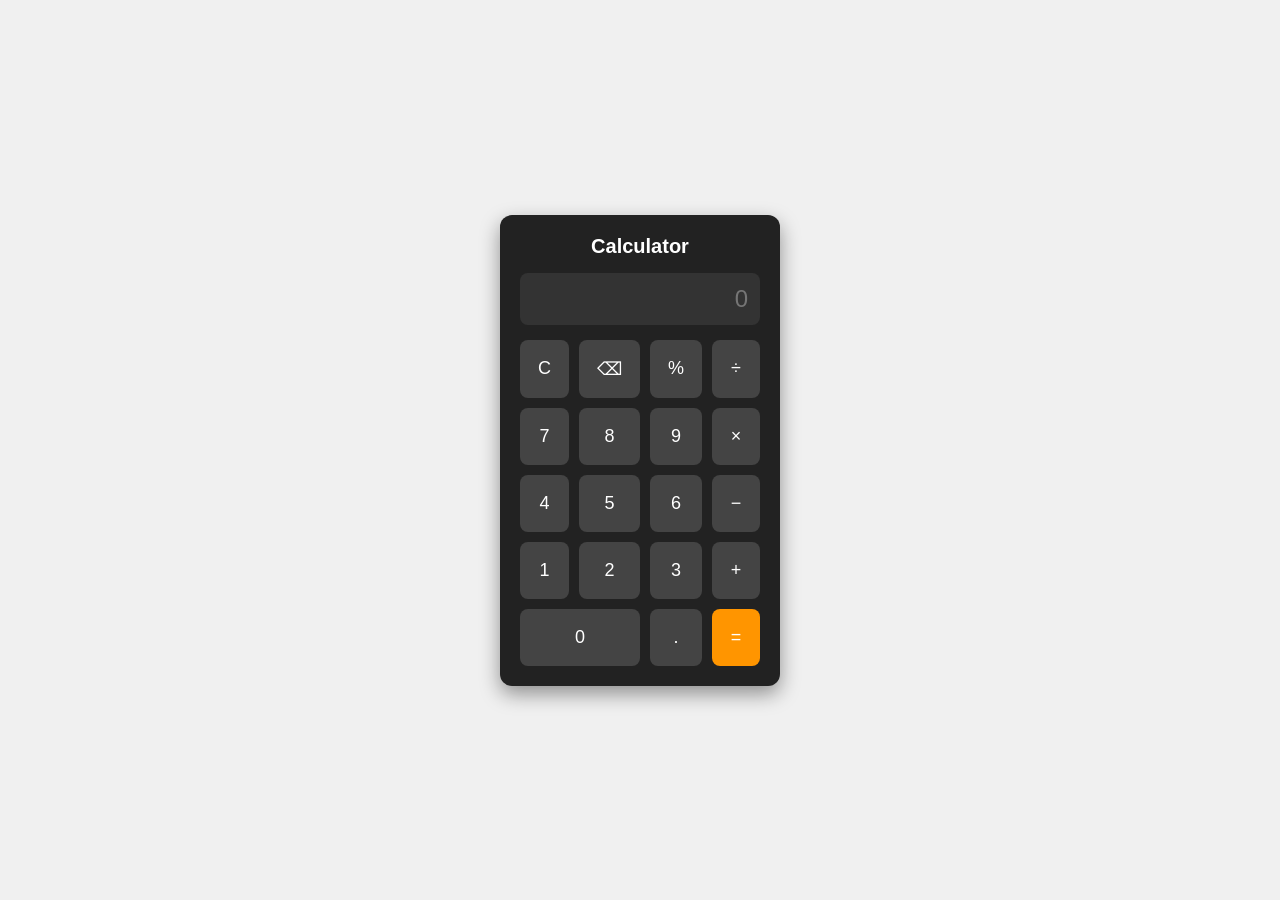
<file: Calculator/index.html>
<!DOCTYPE html>
<html lang="en">
<head>
  <meta charset="UTF-8" />
  <meta name="viewport" content="width=device-width, initial-scale=1.0"/>
  <title>Simple Calculator</title>
  <link rel="stylesheet" href="style.css" />
</head>
<body>

  <div class="calculator">
    <h2>Calculator</h2>

    <!-- Display Screen -->
    <input type="text" id="display" placeholder="0" readonly />

    <!-- Buttons -->
    <div class="buttons">

      <!-- Row 1 -->
      <button onclick="clearDisplay()">C</button>
      <button onclick="deleteLast()">⌫</button>
      <button onclick="appendToDisplay('%')">%</button>
      <button onclick="appendToDisplay('/')">÷</button>

      <!-- Row 2 -->
      <button onclick="appendToDisplay('7')">7</button>
      <button onclick="appendToDisplay('8')">8</button>
      <button onclick="appendToDisplay('9')">9</button>
      <button onclick="appendToDisplay('*')">×</button>

      <!-- Row 3 -->
      <button onclick="appendToDisplay('4')">4</button>
      <button onclick="appendToDisplay('5')">5</button>
      <button onclick="appendToDisplay('6')">6</button>
      <button onclick="appendToDisplay('-')">−</button>

      <!-- Row 4 -->
      <button onclick="appendToDisplay('1')">1</button>
      <button onclick="appendToDisplay('2')">2</button>
      <button onclick="appendToDisplay('3')">3</button>
      <button onclick="appendToDisplay('+')">+</button>

      <!-- Row 5 -->
      <button onclick="appendToDisplay('0')" class="zero">0</button>
      <button onclick="appendToDisplay('.')">.</button>
      <button onclick="calculate()" class="equals">=</button>

    </div>
  </div>

  <script src="script.js"></script>
</body>
</html>
</file>
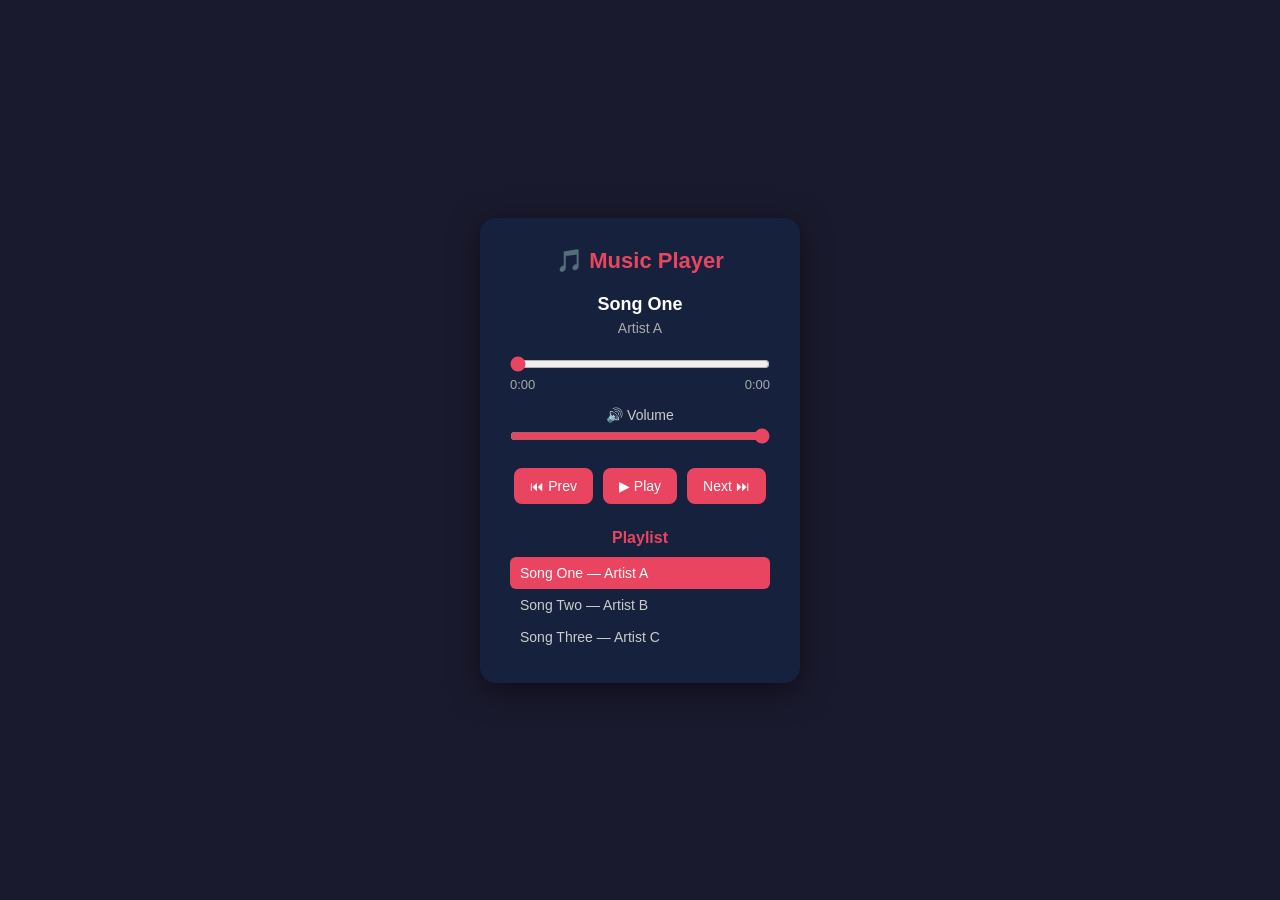
<file: Music Player/index.html>
<!DOCTYPE html>
<html lang="en">
<head>
  <meta charset="UTF-8" />
  <meta name="viewport" content="width=device-width, initial-scale=1.0"/>
  <title>Music Player</title>
  <link rel="stylesheet" href="style.css" />
</head>
<body>

  <div class="player">
    <h2>🎵 Music Player</h2>

    <!-- Song Info -->
    <p id="song-title">Song Title</p>
    <p id="song-artist">Artist Name</p>

    <!-- Audio Element -->
    <audio id="audio"></audio>

    <!-- Progress Bar -->
    <input type="range" id="progress" value="0" />

    <!-- Time -->
    <div class="time">
      <span id="current-time">0:00</span>
      <span id="duration">0:00</span>
    </div>

    <!-- Volume -->
    <div class="volume">
      <label>🔊 Volume</label>
      <input type="range" id="volume" min="0" max="1" step="0.1" value="1" />
    </div>

    <!-- Buttons -->
    <div class="controls">
      <button onclick="prevSong()">⏮ Prev</button>
      <button onclick="playPause()" id="play-btn">▶ Play</button>
      <button onclick="nextSong()">Next ⏭</button>
    </div>

    <!-- Playlist -->
    <div class="playlist">
      <h3>Playlist</h3>
      <ul id="playlist"></ul>
    </div>
  </div>

  <script src="script.js"></script>
</body>
</html>
</file>
<file: Calculator/style.css>
/* Basic reset */
* {
  margin: 0;
  padding: 0;
  box-sizing: border-box;
}

/* Page background */
body {
  background-color: #f0f0f0;
  display: flex;
  justify-content: center;
  align-items: center;
  height: 100vh;
  font-family: Arial, sans-serif;
}

/* Calculator box */
.calculator {
  background-color: #222;
  padding: 20px;
  border-radius: 12px;
  width: 280px;
  box-shadow: 0 8px 20px rgba(0, 0, 0, 0.4);
}

/* Title */
.calculator h2 {
  color: white;
  text-align: center;
  margin-bottom: 15px;
  font-size: 20px;
}

/* Display screen */
#display {
  width: 100%;
  padding: 12px;
  font-size: 24px;
  text-align: right;
  background-color: #333;
  color: #fff;
  border: none;
  border-radius: 8px;
  margin-bottom: 15px;
  outline: none;
}

/* Button grid - 4 columns */
.buttons {
  display: grid;
  grid-template-columns: repeat(4, 1fr);
  gap: 10px;
}

/* All buttons */
button {
  padding: 18px;
  font-size: 18px;
  border: none;
  border-radius: 8px;
  cursor: pointer;
  background-color: #444;
  color: white;
  transition: background-color 0.2s;
}

/* Hover effect */
button:hover {
  background-color: #666;
}

/* 0 button takes 2 columns */
.zero {
  grid-column: span 2;
}

/* Equals button - highlighted */
.equals {
  background-color: #ff9500;
  color: white;
}

.equals:hover {
  background-color: #e08800;
}
</file>
<file: Music Player/style.css>
/* Basic reset */
* {
  margin: 0;
  padding: 0;
  box-sizing: border-box;
}

/* Page background */
body {
  background-color: #1a1a2e;
  display: flex;
  justify-content: center;
  align-items: center;
  min-height: 100vh;
  font-family: Arial, sans-serif;
}

/* Player box */
.player {
  background-color: #16213e;
  color: white;
  padding: 30px;
  border-radius: 16px;
  width: 320px;
  text-align: center;
  box-shadow: 0 8px 30px rgba(0, 0, 0, 0.5);
}

/* Title */
.player h2 {
  margin-bottom: 20px;
  font-size: 22px;
  color: #e94560;
}

/* Song name */
#song-title {
  font-size: 18px;
  font-weight: bold;
  margin-bottom: 5px;
}

/* Artist name */
#song-artist {
  font-size: 14px;
  color: #aaa;
  margin-bottom: 20px;
}

/* Progress bar */
#progress {
  width: 100%;
  margin-bottom: 5px;
  accent-color: #e94560;
  cursor: pointer;
}

/* Time display */
.time {
  display: flex;
  justify-content: space-between;
  font-size: 13px;
  color: #aaa;
  margin-bottom: 15px;
}

/* Volume section */
.volume {
  margin-bottom: 20px;
}

.volume label {
  font-size: 14px;
  display: block;
  margin-bottom: 5px;
  color: #ccc;
}

#volume {
  width: 100%;
  accent-color: #e94560;
  cursor: pointer;
}

/* Control buttons */
.controls {
  display: flex;
  justify-content: center;
  gap: 10px;
  margin-bottom: 25px;
}

.controls button {
  background-color: #e94560;
  color: white;
  border: none;
  padding: 10px 16px;
  border-radius: 8px;
  font-size: 14px;
  cursor: pointer;
}

.controls button:hover {
  background-color: #c73652;
}

/* Playlist */
.playlist h3 {
  margin-bottom: 10px;
  font-size: 16px;
  color: #e94560;
}

.playlist ul {
  list-style: none;
  text-align: left;
}

.playlist ul li {
  padding: 8px 10px;
  border-radius: 6px;
  cursor: pointer;
  font-size: 14px;
  color: #ccc;
}

.playlist ul li:hover {
  background-color: #0f3460;
}

/* Active song in playlist */
.playlist ul li.active {
  background-color: #e94560;
  color: white;
}
</file>
